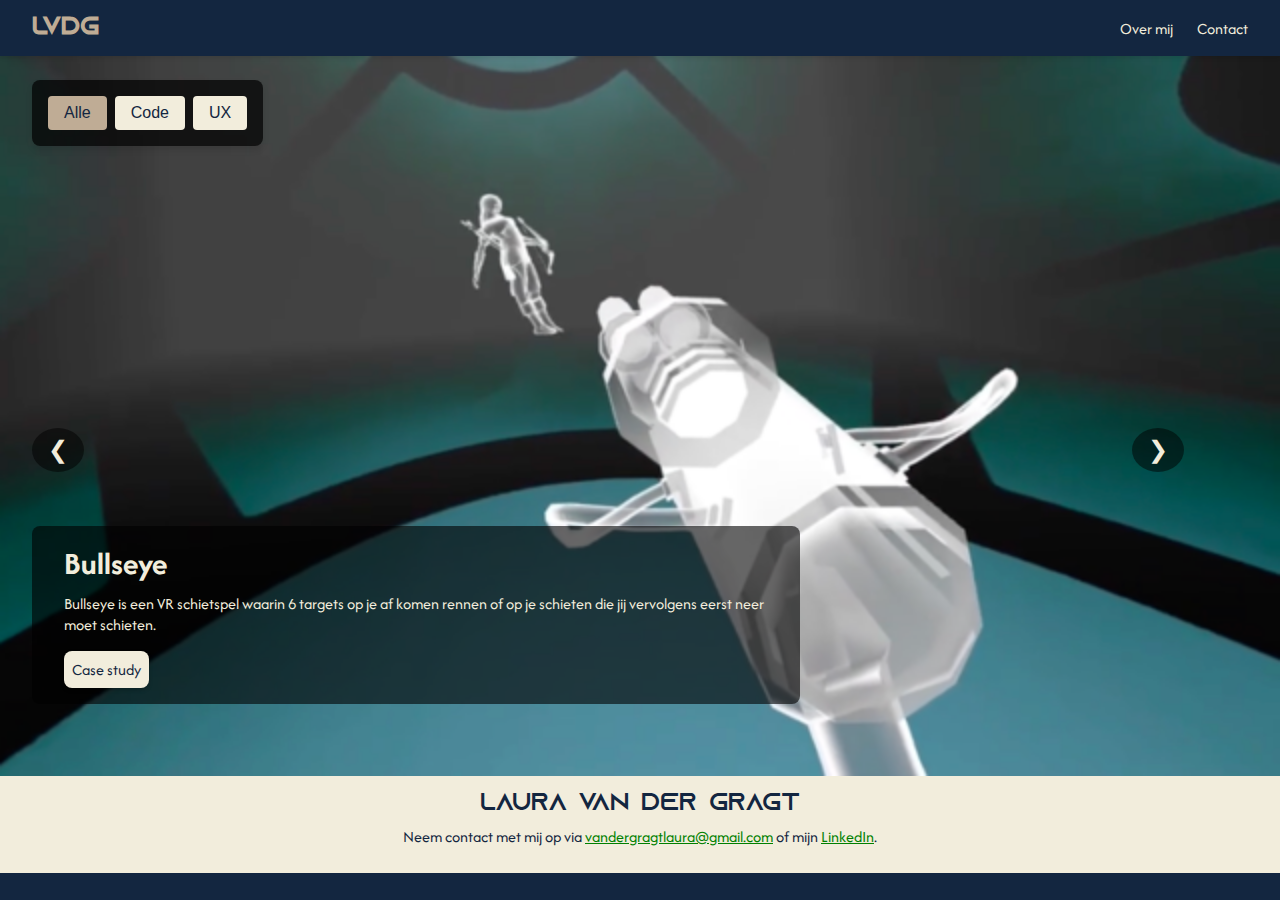
<file: index.html>
<!DOCTYPE html>
<html lang="nl">

<head>
    <title>Laura van der Gragt</title>

    <meta charset="UTF-8">

    <link rel="stylesheet" type="text/css" href="./css/style.css">
    <link rel="stylesheet" type="text/css" href="./css/index.css"> 
    <link rel="icon" type="image/x-icon" href="./img/iconen-versie2/Logo.svg">

    <meta name="viewport" content="width=device-width, initial-scale=1" />
</head>

<body>
    <header>
        <nav>
            <a href="#">Lvdg</a>
            <ul>
                <li>
                    <a href="./html/over-mij.html">Over mij</a>
                </li>
                <li>
                    <button>Contact</button>
                    <ul>
                        <li>
                            <a href="https://www.linkedin.com/in/laura-van-der-gragt/" target="_blank">LinkedIn</a>    
                        </li>
                        <li>
                            <a href= "mailto: vandergragtlaura@gmail.com"> vandergragtlaura@gmail.com</a>    
                        </li>
                    </ul>
                </li>
            </ul>   
        </nav>
    </header>

    <main>
        <h1>Portfolio projecten van Laura van der Gragt</h1>
        <nav class="widget">
            <button class="widget-option" data-filter="all">Alle</button>
            <button class="widget-option" data-filter="code">Code</button>
            <button class="widget-option" data-filter="ux">UX</button>
        </nav>
        
            <section class="project-slider" aria-label="Portfolio projecten">
                <article class="project-slide" data-category="code">
                    <figure>
                        <img src="./img/Bullseye/Erika-shot.png" alt="Afbeelding van VR project Bullseye">
                        <figcaption>
                            <h2>Bullseye</h2>
                            <p>Bullseye is een VR schietspel waarin 6 targets op je af komen rennen of op je schieten die jij vervolgens eerst neer moet schieten.</p>

                            <a href="./html/bullseye.html" class="button-container">Case study</a>
                        </figcaption>
                    </figure>
                </article>

                <article class="project-slide" data-category="code">
                    <figure>
                        <img src="./img/ocearch-banner.webp" alt="Afbeelding van VR project 2">
                        <figcaption>
                            <h2>Ocearch</h2>
                            <p>Ocearch is een semantisch nagebouwde website die goed door een screenreader gelezen kan worden.</p>

                            <a href="./html/ocearch.html" class="button-container">Case study</a>
                        </figcaption>
                    </figure>
                </article>

                <article class="project-slide" data-category="ux">
                    <figure>
                        <img src="./img/vierstapsverdieping.webp" alt="Afbeelding van de vierstapsverdieping">
                        <figcaption>
                            <h2>De vierstapsverdieping</h2>
                            <p>Een creatieve onderzoeksmethode voor het vooronderzoek voor mijn afstuderen.</p>

                            <a href="./html/vierstapsverdieping.html" class="button-container">Case study</a>
                        </figcaption>
                    </figure>
                </article>

                <!-- <article class="project-slide" data-category="code">
                    <figure>
                        <img src="./img/Placeholder-4.avif" alt="Afbeelding van Mario platformer game">
                        <figcaption>
                            <h2>Mario platformer</h2>
                            <p>Beschrijving van mario.</p>

                            <a href="./html/mario.html" class="button-container">Case study</a>
                        </figcaption>
                    </figure>
                </article> -->
            </section>

        
        <!-- Knoppen -->
        <nav class="slider-controls" aria-label="Navigatie">
            <button class="prev" aria-label="Vorige project">&#10094;</button>
            <button class="next" aria-label="Volgende project">&#10095;</button>
        </nav>
         
    </main>

    <footer>
        <h2>Laura van der Gragt</h2>
        <!-- <h3>Socials</h3> -->
        <p>Neem contact met mij op via <a href= "mailto: vandergragtlaura@gmail.com"> vandergragtlaura@gmail.com</a> of mijn <a href="https://www.linkedin.com/in/laura-van-der-gragt/" target="_blank">LinkedIn</a>.</p>
    </footer>

    <script src="./js/script.js"></script>
    <script src="./js/contact.js"></script>
</body>
</file>
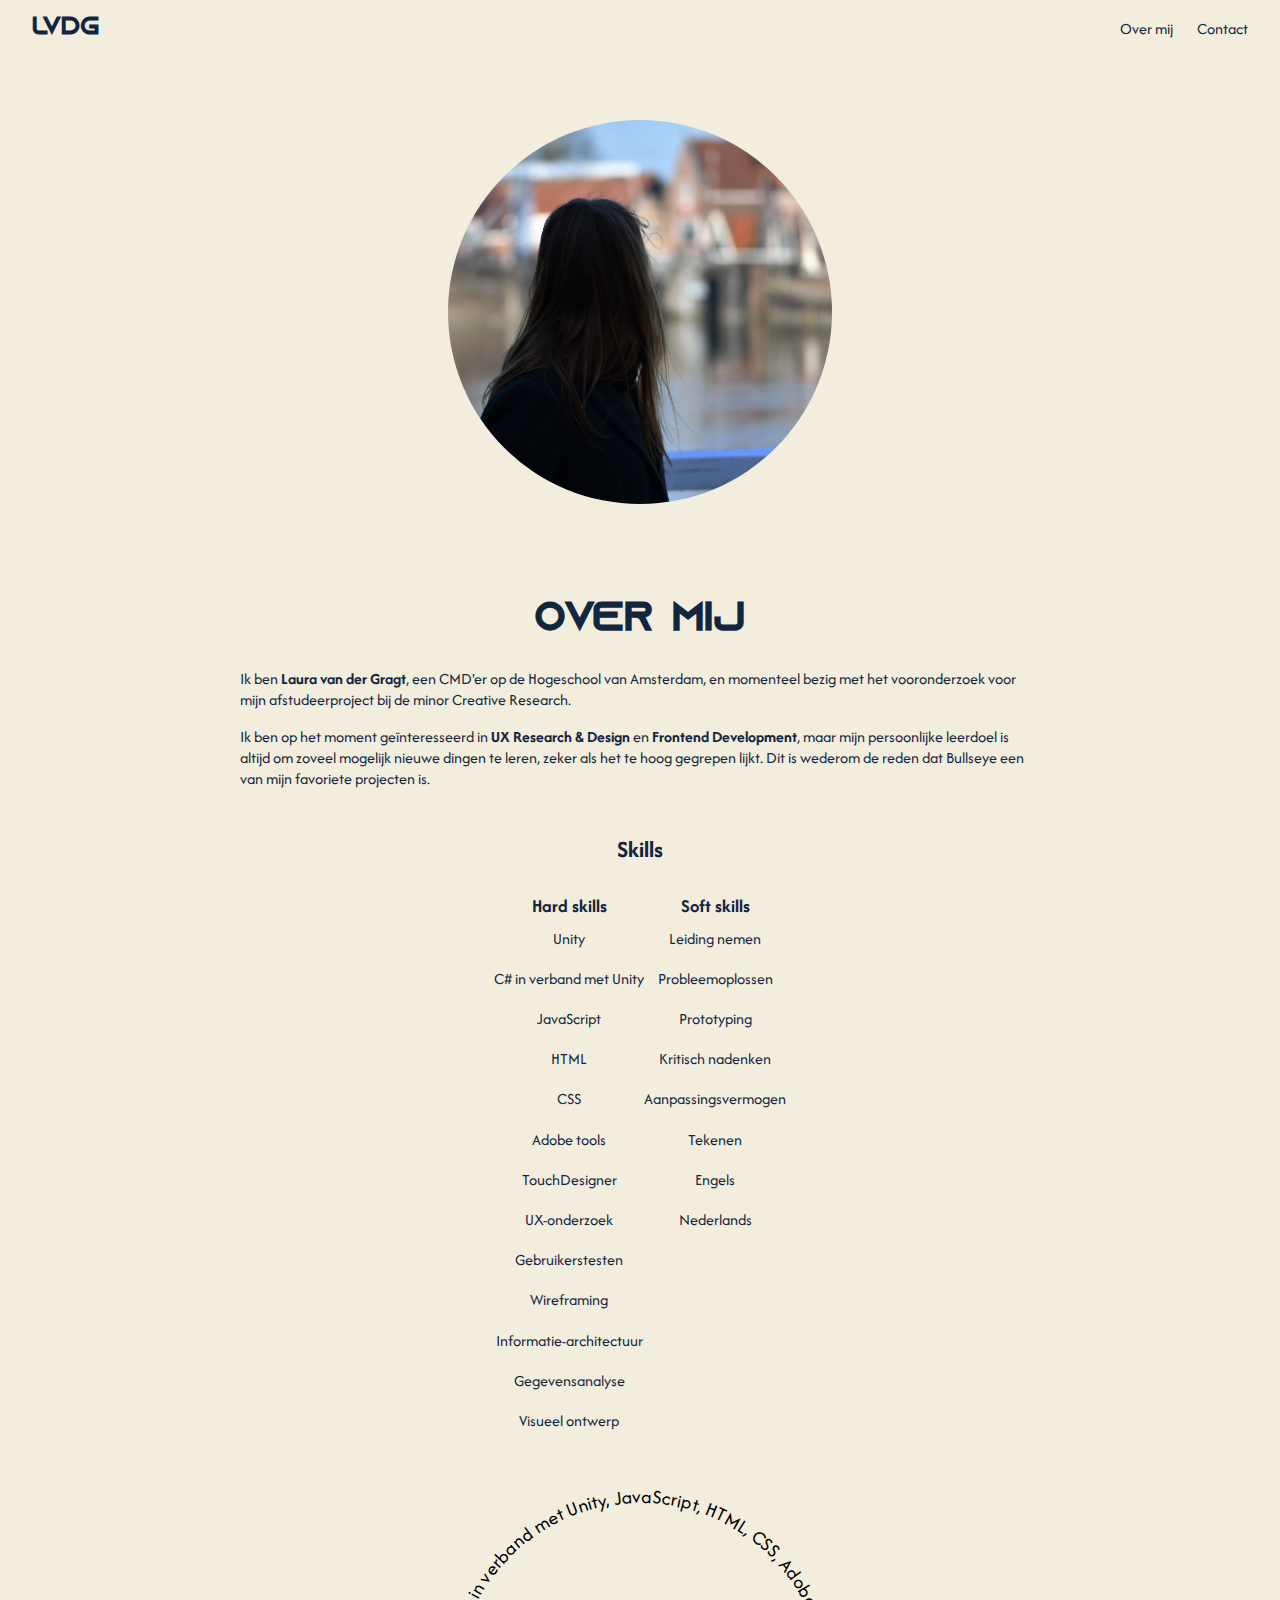
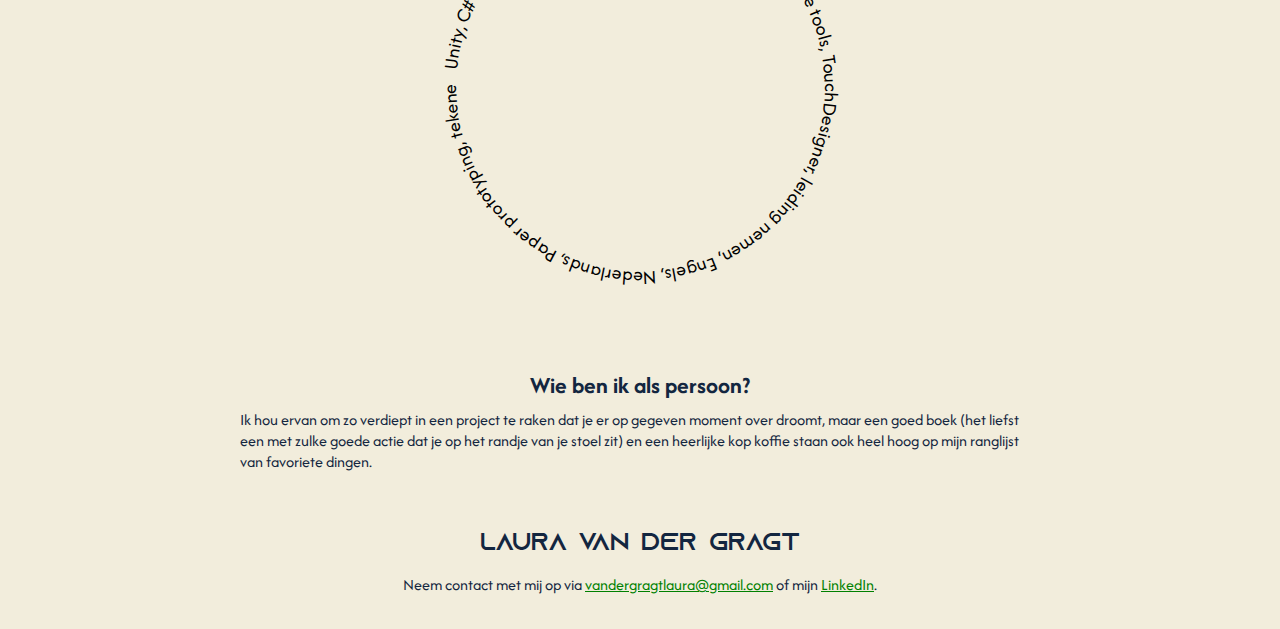
<file: html/over-mij.html>
<!DOCTYPE html>
<html lang="nl">

<head>
    <title>LVDG - Over mij</title>

    <meta charset="UTF-8">

    <link rel="stylesheet" type="text/css" href="../css/style.css">
    <link rel="stylesheet" type="text/css" href="../css/over-mij.css">
    <link rel="icon" type="image/x-icon" href="../img/iconen-versie2/Logo.svg">

    <meta name="viewport" content="width=device-width, initial-scale=1" />
</head>

<body>
    <header>
        <nav>
            <a href="../index.html">LVDG</a>
            <ul>
                <li>
                    <a href="./over-mij.html">Over mij</a>
                </li>
                <li>
                    <button>Contact</button>
                    <ul>
                        <li>
                            <a href="https://www.linkedin.com/in/laura-van-der-gragt/" target="_blank">LinkedIn</a>    
                        </li>
                        <li>
                            <a href= "mailto: vandergragtlaura@gmail.com"> vandergragtlaura@gmail.com</a>    
                        </li>
                    </ul>
                </li>
            </ul>   
        </nav>
    </header>

    <main>
        <!-- Foto  -->

        <img src="../img/IMG_0873.webp" alt="Foto van Laura van der Gragt">

        <!-- Over mij -->
        <h1>Over mij</h1>
        <p>Ik ben <b>Laura van der Gragt</b>, een CMD'er op de Hogeschool van Amsterdam, en momenteel bezig met het vooronderzoek voor mijn afstudeerproject bij de minor Creative Research.</p>
        <p>Ik ben op het moment geïnteresseerd in <b>UX Research & Design</b> en <b>Frontend Development</b>, maar mijn persoonlijke leerdoel is altijd om zoveel mogelijk nieuwe dingen te leren, zeker als het te hoog gegrepen lijkt. Dit is wederom de reden dat Bullseye een van mijn favoriete projecten is.</p>
        
        <!-- skills -->

        <h2>Skills</h2>       
        <section>
            <section>
                <h3>Hard skills</h3>
                <ul>
                    <li>
                        <p>Unity</p>
                    </li>
                    <li>
                        <p>C# in verband met Unity</p>
                    </li>
                    <li>
                        <p>JavaScript</p>
                    </li>
                    <li>
                        <p>HTML</p>
                    </li>
                    <li>
                        <p>CSS</p>
                    </li>
                    <li>
                        <p>Adobe tools</p>
                    </li>
                    <li>
                        <p>TouchDesigner</p>
                    </li>
                    <li>
                        <p>UX-onderzoek</p>
                    </li>
                    <li>
                        <p>Gebruikerstesten</p>
                    </li>
                    <li>
                        <p>Wireframing</p>
                    </li>
                    <li>
                        <p>Informatie-architectuur</p>
                    </li>
                    <li>
                        <p>Gegevensanalyse</p>
                    </li>
                    <li>
                        <p>Visueel ontwerp</p>
                    </li>
                </ul>
            </section>

            <section>
                <h3>Soft skills</h3>
                <ul>
                    <li>
                        <p>Leiding nemen</p>
                    </li>
                    <li>
                        <p>Probleemoplossen</p>
                    </li>
                    <li>
                        <p>Prototyping</p>
                    </li>
                    <li>
                        <p>Kritisch nadenken</p>
                    </li>
                    <li>
                        <p>Aanpassingsvermogen</p>
                    </li>
                    <li>
                        <p>Tekenen</p>
                    </li>
                    <li>
                        <p>Engels</p>
                    </li>
                    <li>
                        <p>Nederlands</p>
                    </li>
                </ul>
            </section>
        </section>
        <section>
            <svg viewBox="0 0 100 100" xmlns="http://www.w3.org/2000/svg">
                <path id="circlePath" fill="none" stroke="url(#textPath)" stroke-width="4" d="
                    M 10, 50
                    a 40,40 0 1,1 80,0
                    a 40,40 0 1,1 -80,0
                    " />
                <text id="text">
                <textPath id="textPath"  href="#circlePath">Unity, C# in verband met Unity, JavaScript, HTML, CSS, Adobe tools, TouchDesigner, leiding nemen, Engels, Nederlands, Paper prototyping, tekenen, </textPath>
                </text>
            </svg>
        </section>
        

        <h2>Wie ben ik als persoon?</h2>

        <p>Ik hou ervan om zo verdiept in een project te raken dat je er op gegeven moment over droomt, maar een goed boek (het liefst een met zulke goede actie dat je op het randje van je stoel zit) en een heerlijke kop koffie staan ook heel hoog op mijn ranglijst van favoriete dingen.</p>

        <!-- cv? -->
    </main>

    <footer>
        <h2>Laura van der Gragt</h2>
        <!-- <h3>Socials</h3> -->
        <p>Neem contact met mij op via <a href= "mailto: vandergragtlaura@gmail.com"> vandergragtlaura@gmail.com</a> of mijn <a href="https://www.linkedin.com/in/laura-van-der-gragt/" target="_blank">LinkedIn</a>.</p>
    </footer>

    <script src="../js/over-mij.js"></script>
    <script src="../js/contact.js"></script>
</body>
</file>
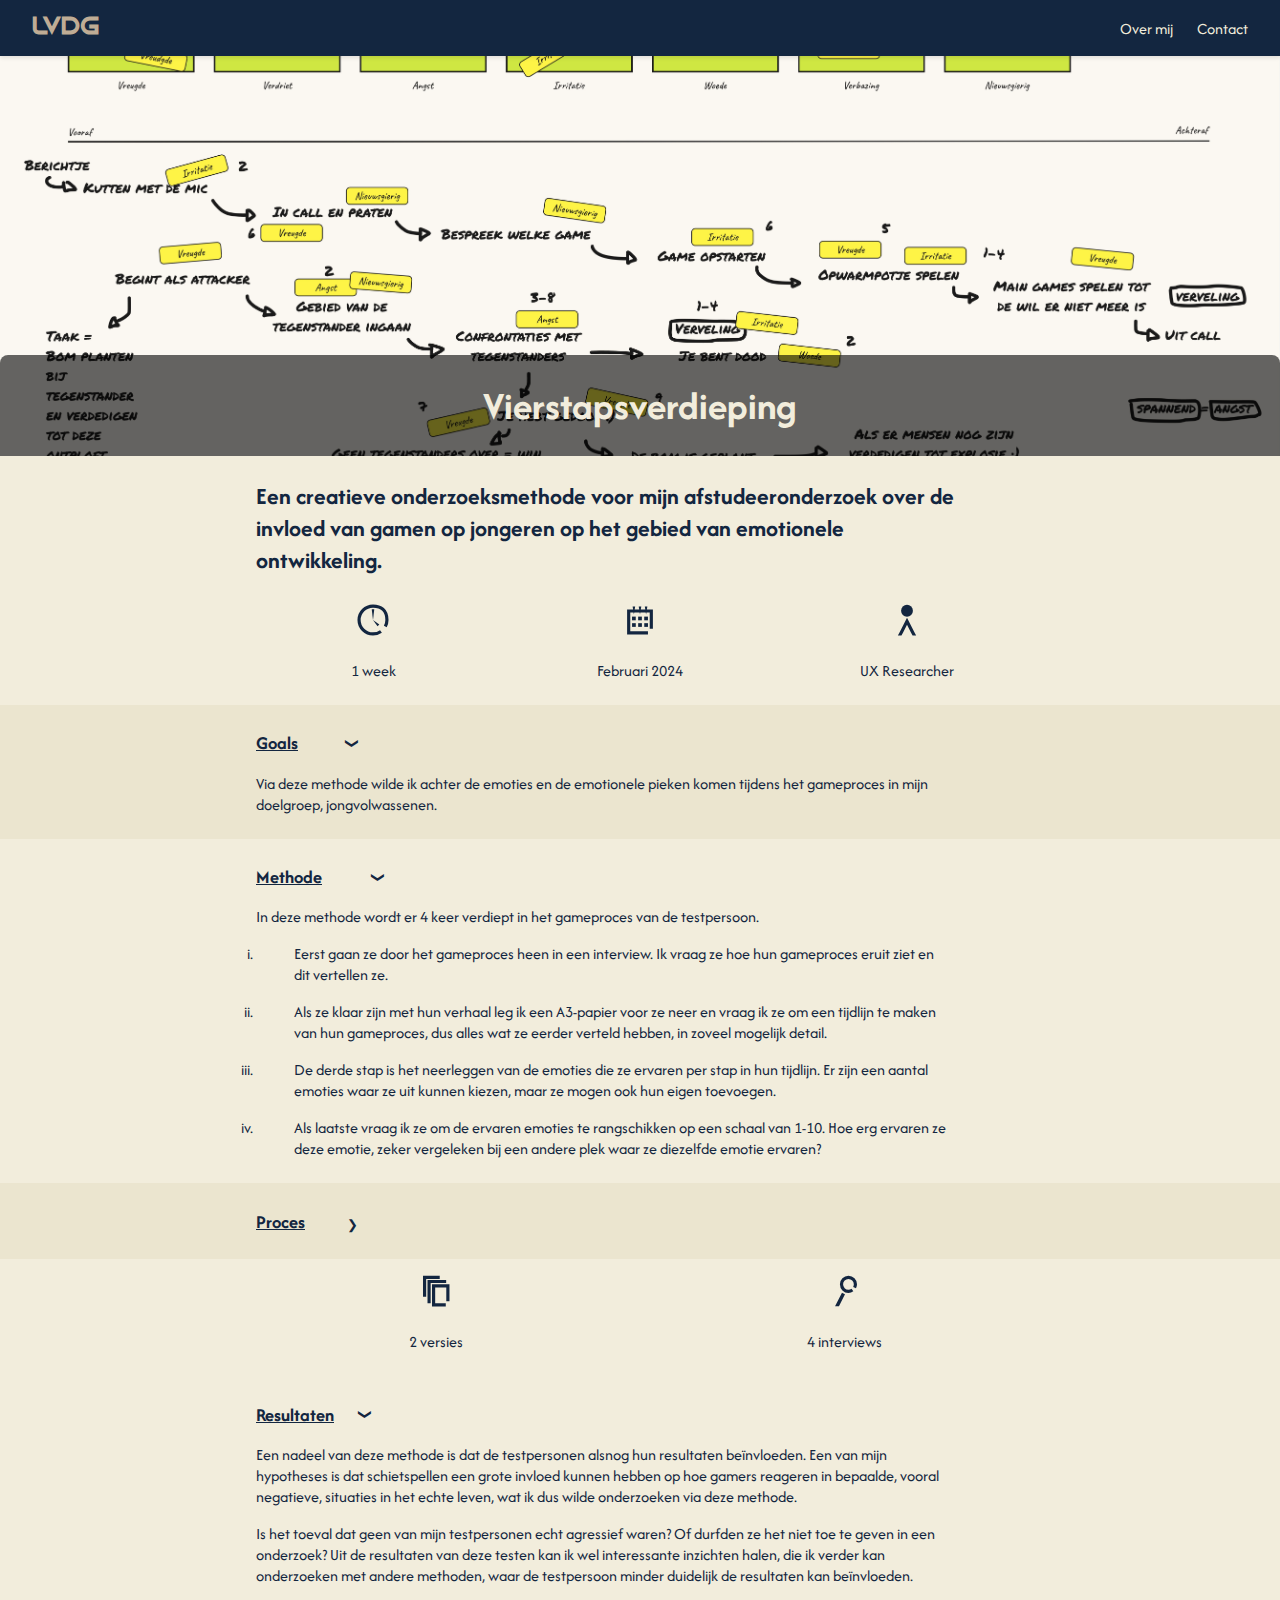
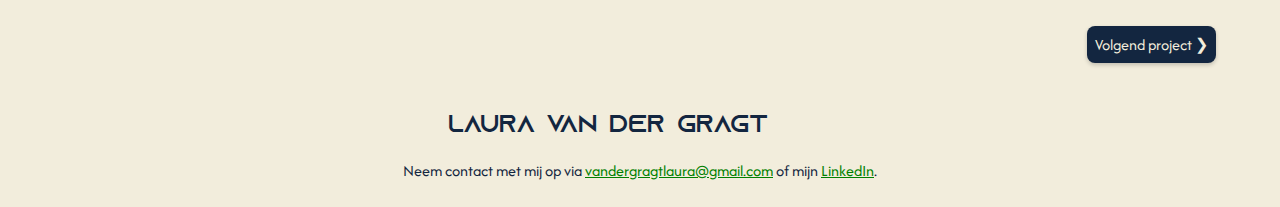
<file: html/vierstapsverdieping.html>
<!DOCTYPE html>
<html lang="nl">

<head>
    <title>Vierstapsverdieping - LVDG</title>

    <meta charset="UTF-8">

    <link rel="stylesheet" type="text/css" href="../css/style.css">
    <link rel="stylesheet" type="text/css" href="../css/projecten.css">
    <link rel="stylesheet" type="text/css" href="../css/project-methode.css">
    <link rel="icon" type="image/x-icon" href="../img/iconen-versie2/Logo.svg">

    <meta name="viewport" content="width=device-width, initial-scale=1" />
</head>

<body>
    <header>
        <nav>
            <a href="../index.html">LVDG</a>
            <ul>
                <li>
                    <a href="./over-mij.html">Over mij</a>
                </li>
                <li>
                    <button>Contact</button>
                    <ul>
                        <li>
                            <a href="https://www.linkedin.com/in/laura-van-der-gragt/" target="_blank">LinkedIn</a>    
                        </li>
                        <li>
                            <a href= "mailto: vandergragtlaura@gmail.com"> vandergragtlaura@gmail.com</a>    
                        </li>
                    </ul>
                </li>
            </ul>   
        </nav>
    </header>

    <main>
        
        <section>
            <img src="../img/vierstapsverdieping.webp" alt="Afbeelding van vierstapsverdieping in een test uitgewerkt">
            <h1>Vierstapsverdieping</h1>
        </section>

        <h2>Een creatieve onderzoeksmethode voor mijn afstudeeronderzoek over de invloed van gamen op jongeren op het gebied van emotionele ontwikkeling.</h2>

        <!-- Informatie case zoals tijd, wanneer en welke rol -->
        <ul>
            <li>
                <img src="../img/iconen-versie2/Klok.svg" alt="klok icoon">
                <p>1 week</p>
            </li>
            <li>
                <img src="../img/iconen-versie2/Kalender.svg" alt="kalender icoon">
                <p>Februari 2024</p>
            </li>
            <li>
                <img src="../img/iconen-versie2/Persoon.svg" alt="persoon icoon">
                <p>UX Researcher</p>
            </li>
        </ul>

        <section>
            <h3>Goals</h3>
            <button>&#10095;</button>

            <section>
                <p>Via deze methode wilde ik achter de emoties en de emotionele pieken komen tijdens het gameproces in mijn doelgroep, jongvolwassenen.</p>
            </section>
                 
        </section>

        <section>
            <h3>Methode</h3>
            <button>&#10095;</button>

            <section>
                <p>In deze methode wordt er 4 keer verdiept in het gameproces van de testpersoon.</p>
            
                <ol>
                    <li>
                        <p>Eerst gaan ze door het gameproces heen in een interview. Ik vraag ze hoe hun gameproces eruit ziet en dit vertellen ze.</p>
                    </li>
                    <li>
                        <p>Als ze klaar zijn met hun verhaal leg ik een A3-papier voor ze neer en vraag ik ze om een tijdlijn te maken van hun gameproces, dus alles wat ze eerder verteld hebben, in zoveel mogelijk detail.</p>
                    </li>
                    <li>
                        <p>De derde stap is het neerleggen van de emoties die ze ervaren per stap in hun tijdlijn. Er zijn een aantal emoties waar ze uit kunnen kiezen, maar ze mogen ook hun eigen toevoegen.</p>
                    </li>
                    <li>
                        <p>Als laatste vraag ik ze om de ervaren emoties te rangschikken op een schaal van 1-10. Hoe erg ervaren ze deze emotie, zeker vergeleken bij een andere plek waar ze diezelfde emotie ervaren?</p>
                    </li>
                </ol>
            </section>

        </section>

        <section>
            <h3>Proces</h3>
            <button>&#10095;</button>

            <section>
                <p>Tijdens het testen vroeg ik dus bij stap 2 voor een tijdlijn. Het is best interessant om te zien op hoeveel verschillende manieren mensen een tijdlijn maken. Niemand maakte hem op dezelfde manier en ik weet dat ik het zelf ook op een heel andere manier gemaakt zou hebben.</p>
                <p>Wat ik verder merkte tijdens het testen van deze methode is dat vrijwel alle testpersonen vragen in hoe ver detail ze moeten gaan tijdens het gameproces. Natuurlijk is dit makkelijk op te lossen door de vraag te beantwoorden met ‘zo gedetailleerd als mogelijk’, maar zou er een andere manier zijn om dit anders op te lossen?</p>
                
            </section>

        </section>

        <!-- Hoe veel interviews, tests/testpersonen etc. -->
        <ul>
            <li>
                <img src="../img/iconen-versie2/Versies.svg" alt="Versies icoon">
                <p>2 versies</p>
            </li> 
            <li>
                <img src="../img/iconen-versie2/Onderzoek-vergrootglas.svg" alt="Vergrootglas icoon">
                <p>4 interviews</p>
            </li> 
        </ul>

        <section>
            <h3>Resultaten</h3>
            <button>&#10095;</button>

            <section>
                <p>Een nadeel van deze methode is dat de testpersonen alsnog hun resultaten beïnvloeden. Een van mijn hypotheses is dat schietspellen een grote invloed kunnen hebben op hoe gamers reageren in bepaalde, vooral negatieve, situaties in het echte leven, wat ik dus wilde onderzoeken via deze methode.</p>
                <p>Is het toeval dat geen van mijn testpersonen echt agressief waren? Of durfden ze het niet toe te geven in een onderzoek? Uit de resultaten van deze testen kan ik wel interessante inzichten halen, die ik verder kan onderzoeken met andere methoden, waar de testpersoon minder duidelijk de resultaten kan beïnvloeden.</p>        
            </section>
        </section>
    </main>

    <a href="./bullseye.html" class="button-container">Volgend project &#10095;</a>

    <footer>
        <h2>Laura van der Gragt</h2>
        <p>Neem contact met mij op via <a href= "mailto: vandergragtlaura@gmail.com">vandergragtlaura@gmail.com</a> of mijn <a href="https://www.linkedin.com/in/laura-van-der-gragt/" target="_blank">LinkedIn</a>.</p>
    </footer>

    <script src="../js/projecten.js"></script>
    <script src="../js/methode-projecten.js"></script>
    <script src="../js/contact.js"></script>

</body>
</file>
<file: css/style.css>
@charset "UTF-8";

/* Algemeen */

* {
    box-sizing: border-box;
    padding: 0;
    margin: 0;
}

:root {
    --text-color: #F2EDDC;

    --body-background-color: #132640;

    --header-background-color: #132640;
    --box-shadow: rgba(0, 0, 0, 0.1);

    --logo-color: #BFAC95;
    --header-nav-text: #F2EDDC;

    --header-hover-color: #BFAC95;
    --header-hover-color-text: #F2EDDC;

    --nav-section-a-background: #F2EDDC;
    --nav-section-a-background-hover: #A6785D;
    --nav-section-a-text: #132640;

    --footer-background-color: #f2eddc;
    --footer-text-color: #132640;
    --footer-a-color: green;
    --footer-a-color-hover: yellow;

    --main-background-color: #F2EDDC;

    --scrollbar-track-color: #F2EDDC;
    --scrollbar-thumb-color: #BFAC95;
    --scrollbar-thumb-color-hover: #A6785D;

    --main-a-button-background: #F2EDDC;
    --main-a-button-text: #132640;
    --main-a-button-background-hover: #A6785D;
    --main-a-button-text-hover: #F2EDDC;

    --main-a-button-box-shadow: rgba(0, 0, 0, 0.2);
    --main-a-button-box-shadow-hover: rgba(0, 0, 0, 0.4);



    --widget-background: rgba(0, 0, 0, 0.7);
    --widget-option-background: #F2EDDC;
    --widget-option-text-color: #132640;
    --widget-box-shadow: rgba(0, 0, 0, 0.1);
    --widget-a-text-color: #F2EDDC;

    --widget-selected: #BFAC95;
    --widget-selected-text: #132640;
    --widget-hover-color: #A6785D;

}

@font-face {
    font-family: "azonix";
    src: url(../fonts/Azonix.otf);
}

@font-face {
    font-family: "afacad";
    src: url(../fonts/afacadflux.ttf);
}


p, h1, h2, h3, h4, h5, a, main ol, #textPath{
    color: var(--text-color);
    font-family: "afacad";
}



body {
    background-color: var(--body-background-color);
}







/* Algemene stijl voor de header */
header {
    position: sticky; 
    z-index: 1000; 
    background-color: var(--header-background-color);
    box-shadow: 0 2px 4px var(--box-shadow); /* Subtiele schaduw */
    padding: 1rem 2rem;
}

/* Stijl voor de navigatie */
header nav {
    display: flex;
    justify-content: space-between; 
    align-items: center; 
}

/* Logo */
header nav > a {
    font-size: 1.5em; 
    font-weight: bold; 
    color: var(--logo-color);
    text-decoration: none; 

    font-family: "azonix";
}

/* Stijl voor de navigatielinks */
header nav ul {
    list-style: none; 
    display: flex; 
    gap: 1.5rem; 
}

header nav ul a, header nav button {
    font-family: "afacad";

    text-decoration: none; 
    color: var(--header-nav-text); 
    font-size: 1rem;
    transition: color 0.3s ease; 
}

header nav ul a:hover, header nav button:hover {
    color: var(--header-hover-color-text); 
}





/* Contact knop  */
header nav li > button {
    background-color: transparent; 
    border: none; 
    cursor: pointer;
}


/* Contact informatie */
header nav ul li ul {
    display: none;
}

header nav ul li ul.shown {
    display: flex;
    flex-direction: row; 
    gap: 0.5rem; 
    
    transition: all 0.3s ease; 

    position: absolute;
    top: 3.8em; 
    right: 50%; 
    transform: translateX(50%);
    z-index: 1100;

    font-size: 1.3em;

    /* width: 100%;  */
    background-color: var(--widget-background);
    box-shadow: 0 2px 4px var(--box-shadow);
    padding: 1em;
    border-radius: 8px;
}


header nav ul li ul a {
    background: var(--nav-section-a-background);
    color: var(--nav-section-a-text); 

    border-radius: 4px; /* Ronde hoeken */
    padding: 0.3em .7em; 
    font-size: .9em; 
    cursor: pointer; /* Geef een klikbare cursor */
    
    transition: background 0.3s ease;
}

header nav ul li ul a:hover {
    background: var(--nav-section-a-background-hover); 
    color: var(--nav-section-a-text); 
    transition: background 0.3s ease;
}



/* Widget container */
.widget {
    position: absolute; 
    top: 5em; 
    left: 2em; 
    transform: translateX(0);
    z-index: 1100; 
    display: flex;
    flex-direction: row; 
    gap: 0.5rem; 
    background: var(--widget-background); 
    padding: 1em; 
    border-radius: 8px; /* Ronde hoeken */
    box-shadow: 0 4px 6px var(--widget-box-shadow); /* Subtiele schaduw */
}

.widget.hidden {
    display: none;
}

/* Stijl voor de knoppen in de widget */
.widget-option {
    background: var(--widget-option-background); /* Witte achtergrond */
    /* color: var(--widget-option-text-color);  */
    border: none; 
    border-radius: 4px; /* Ronde hoeken */
    padding: 0.5rem 1rem; 
    font-size: 1em; 
    cursor: pointer; /* Geef een klikbare cursor */
    
    transition: background 0.3s ease;
}

/* Hover-effect voor knoppen */
.widget-option:hover {
    background: var(--widget-hover-color); 
    color: var(--widget-hover-color-text); 
    transition: background 0.3s ease; /* Maak kleurverandering vloeiend */
}

.widget-option.selected {
    background-color: var(--widget-selected); /* Bijvoorbeeld groene achtergrond voor geselecteerd */
    color: var(--widget-selected-text); /* Witte tekstkleur voor geselecteerde knop */
}

.widget a {
    text-decoration: none;
    color: var(--widget-a-text-color);
    font-size: 1.2em;
}






main  {
    background-color: var(--main-background-color);
}







.button-container {
    background-color: var(--main-a-button-background);
    color: var(--main-a-button-text);
    font-family: "afacad";

    text-decoration: none;

    padding: .5em;
    margin-top: 1em;

    display: inline-block;

    border-radius: 8px;

    box-shadow: 0 2px 4px rgba(0, 0, 0, 0.2);
    transition: box-shadow 0.3s ease, background 0.3s ease;
}

.button-container:hover {
    background-color: var(--main-a-button-background-hover);
    color: var(--main-a-button-text-hover);
    transition: background 0.3s ease; /* Maak kleurverandering vloeiend */

    box-shadow: 0 4px 8px rgba(0, 0, 0, 0.3);
}





/* Stijlen voor de footer */
footer {
    background-color: var(--footer-background-color); 
    color: var(--footer-text-color); 
    text-align: center; 
    padding: 1em 0; 
    /* position: relative; */
    width: 100%;
    /* bottom: 0; */
}

footer h2 {
    font-size: 1.5em; 
    font-weight: normal;

    color: var(--footer-text-color); 
    font-family: "azonix";
}

footer p {
    margin: 10px 0;
    font-size: 1em;

    color: var(--footer-text-color); 
}

footer a {
    color: var(--footer-a-color); 
    
    display: inline-flex;
    justify-content:center;
    /* align-items: end; */
    gap: .5em;
}

footer a:hover {
    color: var(--footer-a-color-hover);
}

footer a img {
    width: 1em;
    height: 1em;
}

@media screen and (min-width: 800px) { 
    header nav ul li ul.shown {
        right: 2em; 
        transform: translateX(0);      
    }
    
}
</file>
<file: css/index.css>
:root {
    --project-figcaption-background: rgba(0, 0, 0, 0.6);
    --project-figcaption-text-color: white;
    --slider-controls-button-background: rgba(0, 0, 0, 0.5);
    --slider-controls-button-background-hover: rgba(0, 0, 0, 0.8);
    --slider-controls-button-text-color: #F2EDDC;
    /* --index-background-color: #132640; */
}

h1 {
    position: absolute;
    left: -100em;
}


/* body {
    background-color: var(--index-background-color);
} */










/* Algemene stijl voor de slider */



.project-slider {
    position: relative;
    width: 100%;
    height: 80vh; /* Volledige hoogte van het scherm */
    display: flex;
    overflow-x: scroll; /* Horizontaal scrollen toestaan */
    overflow-y: hidden; /* Verticaal scrollen blokkeren */
    scroll-snap-type: x mandatory; /* Smooth scroll-effect */
    scroll-behavior: smooth; /* Scrollen is vloeiend */
    -webkit-overflow-scrolling: touch; /* Zorg ervoor dat het scrollen goed werkt op mobiele apparaten */
}

.project-slide {
    flex: 0 0 100%; /* Elk project neemt 100% van de breedte in */
    scroll-snap-align: start; /* Begint bij de rand van het scherm */
    display: flex;
    align-items: center;
    justify-content: center;
    position: relative;
    height: 100%; 
}

.project-slide figure {
    margin: 0;
    width: 100%;
    height: 100%;
    position: relative;
}

.project-slide img {
    width: 100%;
    height: 100%;
    object-fit: cover; /* Zorgt dat de afbeelding de ruimte vult zonder vervorming */
}

.project-slide figcaption {
    position: absolute;
    bottom: 0;
    /* left: 5%; */
    width: 100%;

    color: var(--project-figcaption-text-color);
    background: var(--project-figcaption-background); /* Achtergrond voor betere leesbaarheid */
    padding: 1rem 2rem;
    /* border-radius: 8px; */
    text-align: left;
}

.project-slide h2 {
    font-size: 2rem;
    font-weight: bold;
}

.project-slide p {
    margin-top: 0.5rem;
    font-size: 1rem;
}





/* Pas de algemene container van de scrollbar aan */
.project-slider::-webkit-scrollbar {
    width: 12px; /* Breedte van de verticale scrollbar */
    height: 12px; /* Hoogte van de horizontale scrollbar */
}

/* Pas de scrollbar track (achtergrond) aan */
.project-slider::-webkit-scrollbar-track {
    background: var(--scrollbar-track-color); /* Achtergrondkleur van de track */
}

/* Pas het scrollbar duim-element (thumb) aan */
.project-slider::-webkit-scrollbar-thumb {
    background: var(--scrollbar-thumb-color); /* Kleur van de scrollbar */
    border-radius: 6px; /* Ronde hoeken */
}

/* Pas de hover-stijl aan voor de scrollbar thumb */
.project-slider::-webkit-scrollbar-thumb:hover {
    background: var(--scrollbar-thumb-color-hover); /* Donkere kleur bij hover */
}








/* Navigatieknoppen */
.slider-controls {
    position: absolute;
    top: 50%;
    width: 90%;
    left: 5%;

    display: flex;
    justify-content: space-between;
    transform: translateY(-50%);
    z-index: 10;
    pointer-events: none; /* Knoppen hinderen niet de swipe-actie */
}

.slider-controls button {
    background: var(--slider-controls-button-background);
    color: var(--slider-controls-button-text-color);
    border: none;
    font-size: 2rem;
    cursor: pointer;
    pointer-events: all; /* Maak knoppen klikbaar */
    padding: 10px 20px;
    border-radius: 50%;
    transition: background 0.3s ease;
}

.slider-controls button:hover {
    background: var(--slider-controls-button-background-hover);
}




@media (min-width: 500px) {
    .widget {
        top: 5em; 
        left: 2em; 
        transform: translateX(0);
        
        padding: 1rem; 
        border-radius: 8px; /* Ronde hoeken */
    }
    
    /* Stijl voor de knoppen in de widget */
    .widget-option {
        background: var(--widget-option-background); /* Witte achtergrond */
        color: var(--widget-option-text-color); /* Donkere tekstkleur */
        border: none; 
        border-radius: 4px; /* Ronde hoeken */
        padding: 0.5rem 1rem; 
        font-size: 1em; 
        cursor: pointer; /* Geef een klikbare cursor */
    }



    .project-slide figcaption {
        position: absolute;
        bottom: 10%;
        left: 2em;

        width: 60%;

        color: var(--project-figcaption-text-color);
        background: var(--project-figcaption-background); /* Achtergrond voor betere leesbaarheid */
        padding: 1rem 2rem;
        border-radius: 8px;
        text-align: left;
    }
    
    .project-slide h2 {
        font-size: 2rem;
        font-weight: bold;
    }
    
    .project-slide p {
        margin-top: 0.5rem;
        font-size: 1rem;
    }

    .slider-controls {
        left: 2em;
    }

    .slider-controls button {
        font-size: 1.5rem;
        padding: 8px 16px;
    }
}
</file>
<file: css/over-mij.css>
:root {
    --text-color: #132640;
    --background-color-overmij: #F2EDDC;
    --header-hover-color-text: #A6785D;
}

body, header {
    background-color: var(--background-color-overmij);
}

h2, h3 {
    text-align: center;
    padding-top: 1.5em;
}

h1 {
    text-align: center;
    padding: .8em 0 .5em 0;
    font-size: 2.5em;
    font-family: "azonix";
}

header {
    box-shadow: none;
}

header nav button, header nav ul a, header  nav a{
   color: var(--text-color);
}

header nav button:hover, header nav ul a:hover, header  nav a:hover{
    color: var(--header-hover-color-text);
}

header nav a {
    transition: color 0.3s ease;
}

header nav a:hover {
    transition: color 0.3s ease;
}




main > img:first-of-type {
    display: block; /* Make the image a block element */
    margin: 4em auto; /* Center the image */
    width: 50%; /* Ensure the image is responsive */

    border-radius: 50%;
}




p {
    padding: .5em 1em;
}

main > section:first-of-type li{
    list-style: none;
    text-align: center;
}

main > section:first-of-type li p {
    padding: .6em 0;
}


main section:has(svg) {
    display: block;
    margin: 0 auto;
    width: 60%;
}

svg {
    display: block;
    width: 80%;
    margin: 1em auto;
    overflow: visible;
}

#textPath {
    font-size: .27em;
}

@media screen and (min-width: 500px) {
    main > section:first-of-type {
        display: flex;
        flex-direction: row;
        justify-content: center;
        align-items:baseline;
        padding: 0 1em;
    }

    p:not(main section li p) {
        padding: .5em 4em;
    }
}

@media screen and (min-width: 800px) {
    p:not(main section li p) {
        padding: .5em 15em;
    }

    main section:has(svg) {
        width: 45%;
    }

    main > img:first-of-type {
        width: 30%;
    }
}

@media screen and (min-width: 1400px) {
    p:not(main section li p) {
        padding: .5em 30em;
    }

    main > img:first-of-type {
        width: 20%;
    }

    main section:has(svg) {
        width: 30%;
    }
}
</file>
<file: css/projecten.css>
:root {
    --h1-color: #F2EDDC;
    --text-color: #132640;

    --h1-background: rgba(0, 0, 0, 0.6);
    --section-even-background: #ebe5cf;

    --main-a-button-background: #132640;
    --main-a-button-text: #F2EDDC;
    --main-a-button-background-hover: #BFAC95;
    --main-a-button-text-hover: #132640;

    --widget-option-background: #BFAC95;

    --code-background: #2d2d2d;
    --code-text: #f8f8f2;
    
    --box-shadow: rgba(0, 0, 0, 0.1);
}


h1 {
    color: var(--h1-color);
    font-size: 2.5em;

    text-align: center;

    position: absolute;
    bottom: 0;
    left: 0;
    width: 100%;
    background-color: var(--h1-background);
    padding: .6em 0 .6em 0;
    z-index: 1;

    border-radius: 8px 8px 0 0;
}

h2, h3, main ul, main p, main section:not(:first-of-type) img{
    padding: .5em 5% .5em 5%;
}

h3 {
    text-decoration: underline;
}

h4 {
    padding: 3em 5% .5em 5%;
    text-align: center;
    font-size: 1.2em;
}

h5 {
    padding: 1em 5% .5em 5%;
}










main > img {
    width: 100%;
    height: auto;
}

main ul {
    list-style: none;
}


main > section:first-of-type {
    position: relative;
    width: 100%;
}

main > section:first-of-type > img {
    width: 100%;
    height: auto;
    display: block;
}


h2 {
    padding-top: 1em;
}

main > section:nth-of-type(2), main > section:nth-of-type(4){
    background-color: var(--section-even-background);
}







/* Statistieken grids */

main  ul:first-of-type {
    list-style: none;
    display: grid;
    grid-template-columns: repeat(3, 1fr);
    gap: 2em;
    padding: 2em 0;
}

main ul:first-of-type li, main ul:nth-of-type(2) li {
    display: flex;
    flex-direction: column;
    align-items: center;
    text-align: center;
}

main ul:first-of-type li img, main ul:nth-of-type(2) li img {
    width: 3em;
    height: 3em;
    padding-bottom: 1em;
}

main ul:nth-of-type(2) {
    list-style: none;
    display: grid;
    grid-template-columns: repeat(2, 1fr);
    gap: 3em;
    padding: 2em 0;
}

main >section:not(:first-of-type) {
    padding: 1em 0 1em 0;
}

.button-container {
    float: right;
    margin: 1em 5% 2em 0;
}











/* Openen van details in de sections */

main  >section:not(:first-of-type) {
    transition:1s;
	
	overflow:hidden;

    position: relative;
}

main > section:not(:first-of-type) > h3 {
    display: block;
}

main > section:not(:first-of-type) > section {
    transition:1s;
    max-height: 0;
    overflow: hidden;
}

main > section:not(:first-of-type) > section.open {
    max-height: 1000em;
    transition:1s;
}





/* Knoppen openen secties met details */

main button {
    background-color: transparent;
    border: transparent;
    border-radius: 50%;

    width: 1em;

    display: inline-flex;

    position: absolute;
    top: calc(2.5em);
    left: 13em;

    aspect-ratio: 1/1;

    text-align: center;
    text-decoration: none;
    color: var(--text-color);

    transition: .2s;
    transition-delay: .3s;
    transition-timing-function:ease-in;
    transform-origin: center;
}

main button.open {
    transform: rotate(90deg);
    transition: .6s;
    /* transition-delay: .3s; */
    transition-timing-function:ease-in;
    /* transition-delay: .4s; */
}

main > section:nth-of-type(2) button, main > section:nth-of-type(4) button {
    left: 14em;
}

main > section:nth-of-type(3) button {
    left: 18em;
}

main > section:nth-of-type(5) button {
    left: 16em;
}


/* .widget {
    display: flex;
    justify-content: center;
    align-items: center;
} */

.widget.shown {
    /* display: flex;
    flex-direction: row; 
    gap: 0.5rem;  */
    
    transition: all 0.3s ease; 

    position: absolute;
    top: 3.8em; 
    right: 50%; 
    transform: translateX(50%);
    z-index: 1100;

    /* font-size: 1.3em; */

    /* width: 100%;  */
    background-color: var(--widget-background);
    box-shadow: 0 2px 4px var(--box-shadow);
    padding: 1em;
    border-radius: 8px;
}


.widget a {
    display: flex;
    justify-content: center;
    align-items: center;

    gap: 0.5rem;

    background: var(--widget-option-background);
    color: var(--nav-section-a-text); 

    border-radius: 4px; /* Ronde hoeken */
    padding: 0.3em .7em; 
    /* font-size: .9em;  */
    cursor: pointer; /* Geef een klikbare cursor */
    
    transition: background 0.3s ease;
    
    text-decoration:underline;
}

.widget a:hover {
    background: var(--nav-section-a-background-hover); 
    color: var(--nav-section-a-text); 
    transition: background 0.3s ease;
}

.widget img {
    width: 1em;
    height: 1em;
}










.code-container { 
    max-width: 90%;
    height: 20em; /* Set your desired height */
    overflow-y: auto; /* Enable vertical scrolling */


    margin: auto;
    margin-bottom: 2em;
    background: var(--code-background);
    color: var(--code-text);
    border-radius: 8px;
    padding: 1em;
    overflow-x: auto;
    box-shadow: 0 4px 6px var(--box-shadow);
}

.code-container pre {
    margin: 0;
    white-space: pre-wrap; /* Wrap long lines */
    word-break: break-word; /* Break long words */
    font-family: "Courier New", Courier, monospace;
    line-height: 1.5;
}

.code-container::-webkit-scrollbar {
    height: 8px;
}

.code-container::-webkit-scrollbar-thumb {
    background: #555;
    border-radius: 4px;
}

.code-container::-webkit-scrollbar-thumb:hover {
    background: #333;
}






main section img {
    width:50%;
    margin: 0 auto;
    display: block;
}


main section video {
    width:90%;
    height: auto;

    margin: 0 auto;

    display: block;

    border-radius: 8px;
    box-shadow: 0 4px 8px var(--box-shadow);
}

/* Elke p na een video  */
video + p {
    padding-top: 2em;
}

iframe {
    width: 100%;
    height: auto;
}





footer {
    padding-top: 5em;
}








@media screen and (min-width: 500px) {
    main section img {
        padding: 0;
    }

    main > ul:first-of-type,
    main > ul:nth-of-type(2) {
        width: 60%;
        margin: 0 auto;
        padding: 1em 0;
    }

    main > section:not(:first-of-type) p, main > section:not(:first-of-type) video, h2, h3, h4, h5, .code-container, main > section:not(:first-of-type) ul, main > section:not(:first-of-type) ol{
        width: 60%;
        margin: 0 auto;
        padding-left: 0;
    }

    /* main section:not(:first-of-type) img {
        width: 40%;
        margin-left: 20%;
    } */

    main > section:not(:first-of-type) ol li p {
        width: 60%;
    }



    main > section:nth-of-type(2) button, main > section:nth-of-type(4) button {
        left: 20em;
    }
    
    main > section:nth-of-type(3) button {
        left: 26em;
    }
    
    main > section:nth-of-type(5) button {
        left: 22em;
    }

}

@media screen and (min-width: 800px) {
    /* Responsive knoppen om section te openen */
    main > section:nth-of-type(2) button, main > section:nth-of-type(4) button {
        left: 18em;
    }
    
    main > section:nth-of-type(3) button {
        left: 22em;
    }
    
    main > section:nth-of-type(5) button {
        left: 20em;
    }

    /* main > section:nth-of-type(4) > section {
        display: flex;
        flex-direction: row;
        justify-content: center;
        align-items: center; 
    } */

    /* main > section:nth-of-type(4) section img {
        order: -1;
        width: 20%;
        margin-left: 20%;
    }

    main > section:nth-of-type(4) section p {
        width: 20%; 
        margin: 0 20% 0 0;
        padding: 0 5% .5em 1em;
    } */

    video {
        max-height: 30em;
    }

}

@media screen and (min-width: 900px) {
    /* Responsive knoppen om section te openen */
    main > section:nth-of-type(2) button, main > section:nth-of-type(4) button {
        left: 26em;
    }
    
    main > section:nth-of-type(3) button {
        left: 28em;
    }
    
    main > section:nth-of-type(5) button {
        left: 27em;
    }

    main > section:first-of-type img {
        height: 25em;
        object-fit: cover;
        object-position: center;
    }
}

@media screen and (min-width: 1400px) {
    main > section:not(:first-of-type) p, main > section:not(:first-of-type) video, h2, h3, h4, h5, .code-container, main > section:not(:first-of-type) ul, main > section:not(:first-of-type) ol, main > ul:first-of-type, main > ul:nth-of-type(2){  
        width: 40%;
        margin: 0 auto;
        padding-left: 0;
    }

    main section:not(:first-of-type) img {
        width: 20%;
        margin-left: 30%;
    }


    /* Responsive knoppen om section te openen */
    /* main > ul:first-of-type, main > ul:nth-of-type(2) {
        padding: 1em 0;
    } */

    main > section:nth-of-type(2) button, main > section:nth-of-type(4) button {
        left: 40em;
    }
    
    main > section:nth-of-type(3) button {
        left: 45em;
    }
    
    main > section:nth-of-type(5) button {
        left: 42em;
    }

}

@media screen and (min-width: 1600px) {
    /* Responsive knoppen om section te openen */
    main > section:nth-of-type(2) button, main > section:nth-of-type(4) button {
        left: 50em;
    }
    
    main > section:nth-of-type(3) button {
        left: 55em;
    }
    
    main > section:nth-of-type(5) button {
        left: 52em;
    }
}
</file>
<file: css/project-methode.css>
main ol li {
    list-style:lower-roman;
}

main > section:not(:first-of-type) ol li p {
    width: 90%;
    margin: 0 auto;
}
</file>
